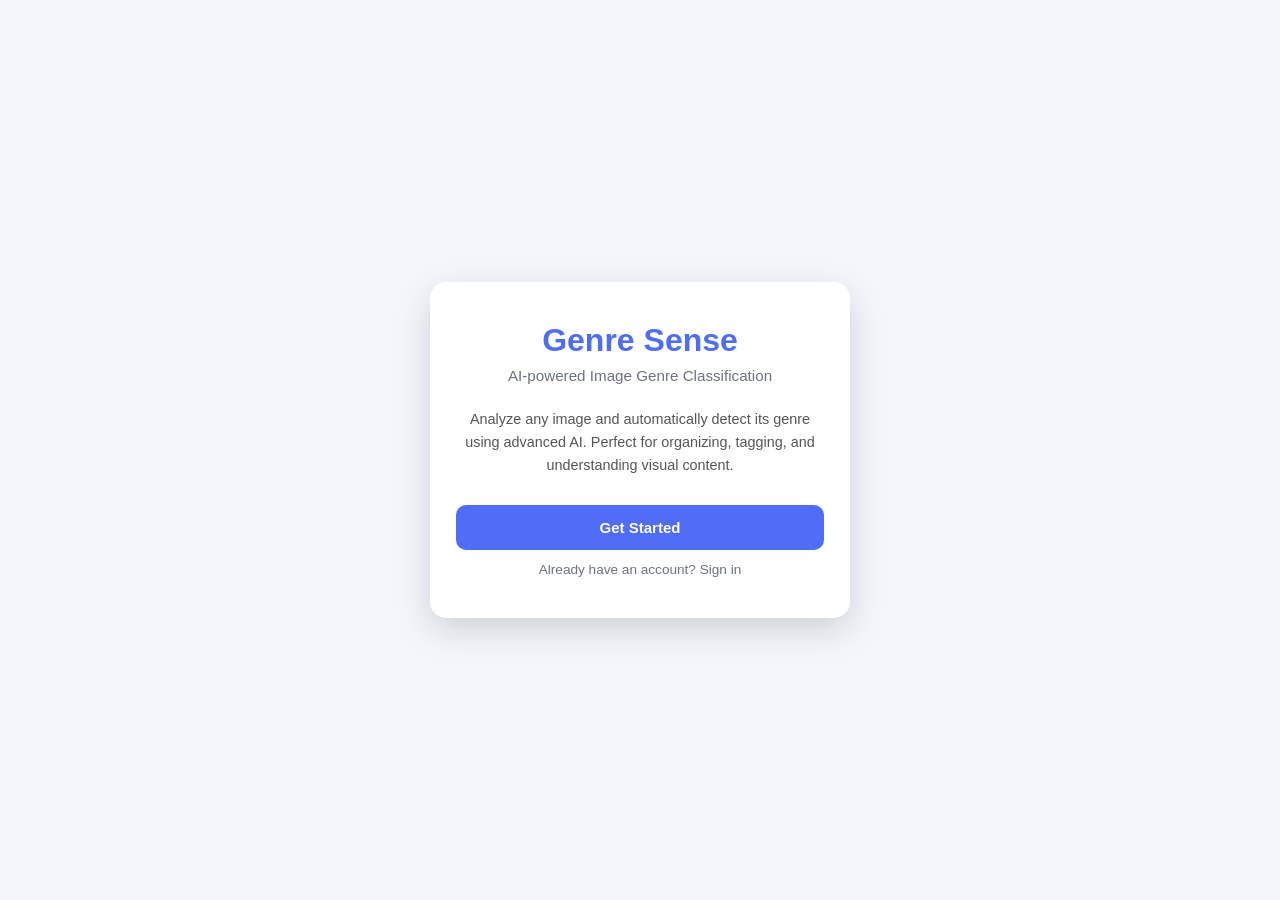
<file: index.html>
<!DOCTYPE html>
<html lang="en">
<head>
<meta charset="UTF-8">
<title>Genre Sense – AI Genre Prediction</title>
<style>
:root {
  --primary: #4f6df5;
  --bg: #f4f6fb;
  --card: #ffffff;
  --text: #1f2937;
  --muted: #6b7280;
}

* {
  box-sizing: border-box;
}

body {
  margin: 0;
  font-family: Segoe UI, Arial, sans-serif;
  background: var(--bg);
  height: 100vh;
  display: flex;
  justify-content: center;
  align-items: center;
  color: var(--text);
}

.card {
  background: var(--card);
  width: 420px;
  padding: 40px 26px;
  border-radius: 16px;
  box-shadow: 0 12px 35px rgba(0, 0, 0, 0.15);
  text-align: center;
}

h1 {
  margin: 0 0 8px 0;
  font-size: 2rem;
  color: var(--primary);
}

.subtitle {
  font-size: 0.95rem;
  color: var(--muted);
  margin-bottom: 24px;
}

.description {
  font-size: 0.9rem;
  color: #555;
  line-height: 1.6;
  margin-bottom: 28px;
}

button {
  width: 100%;
  padding: 14px 20px;
  font-size: 15px;
  font-weight: 600;
  border: none;
  border-radius: 10px;
  background: var(--primary);
  color: #fff;
  cursor: pointer;
  transition: 0.2s;
}

button:hover {
  opacity: 0.95;
  transform: translateY(-2px);
}

a {
  display: inline-block;
  margin-top: 12px;
  font-size: 0.85rem;
  color: var(--muted);
  text-decoration: none;
}

a:hover {
  color: var(--primary);
  text-decoration: underline;
}
</style>
</head>

<body>

<div class="card">
  <h1>Genre Sense</h1>
  <div class="subtitle">AI-powered Image Genre Classification</div>
  
  <div class="description">
    Analyze any image and automatically detect its genre using advanced AI. 
    Perfect for organizing, tagging, and understanding visual content.
  </div>

  <button onclick="window.location.href='/'">Get Started</button>
  
  <a href="/">Already have an account? Sign in</a>
</div>

</body>
</html>
</file>
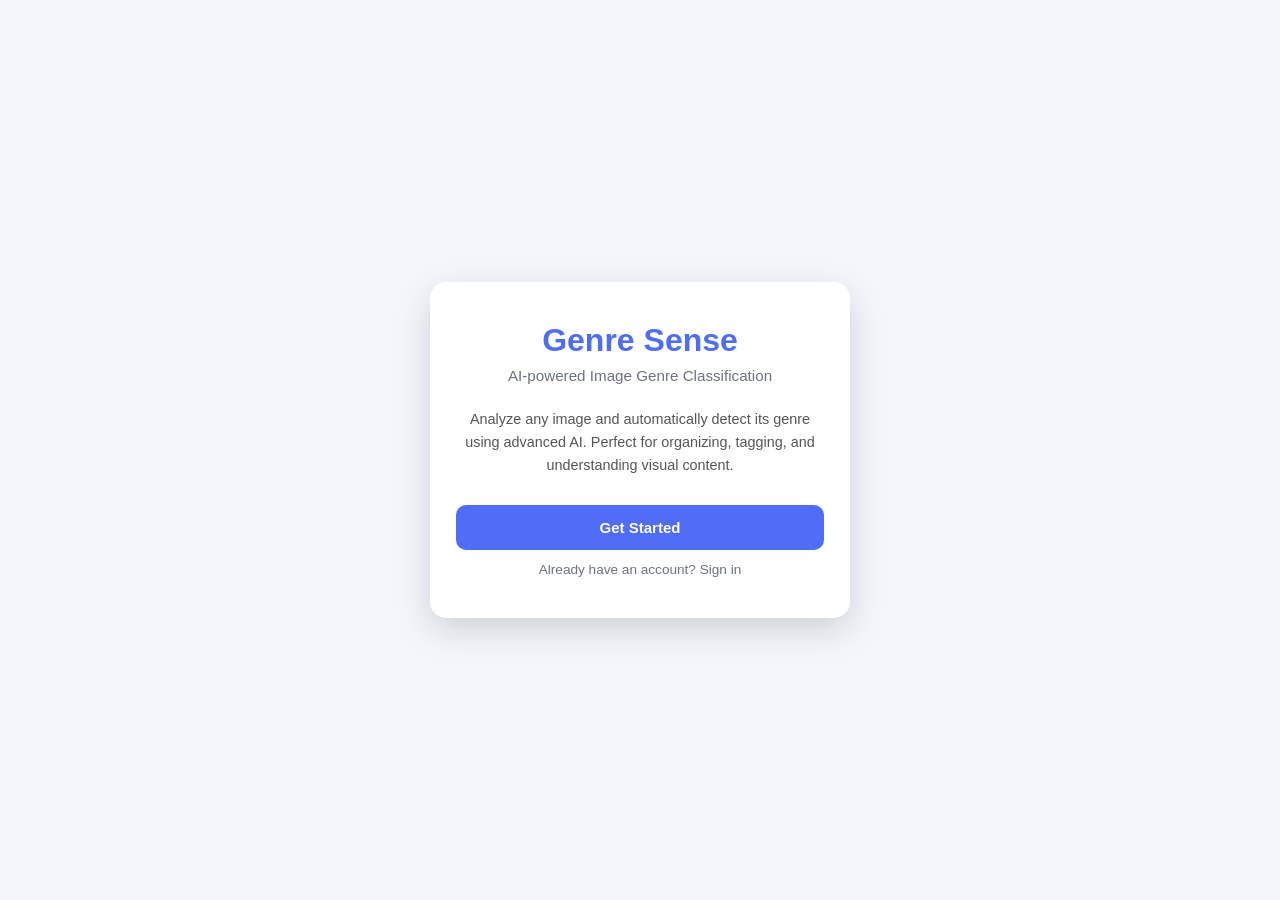
<file: frontend/index.html>
<!DOCTYPE html>
<html lang="en">
<head>
  <meta charset="UTF-8">
  <meta http-equiv="refresh" content="0; url=/">
  <title>Genre Sense</title>
  <link rel="icon" href="/static/favicon.ico" type="image/x-icon">
</head>
<body></body>
</html>
</file>
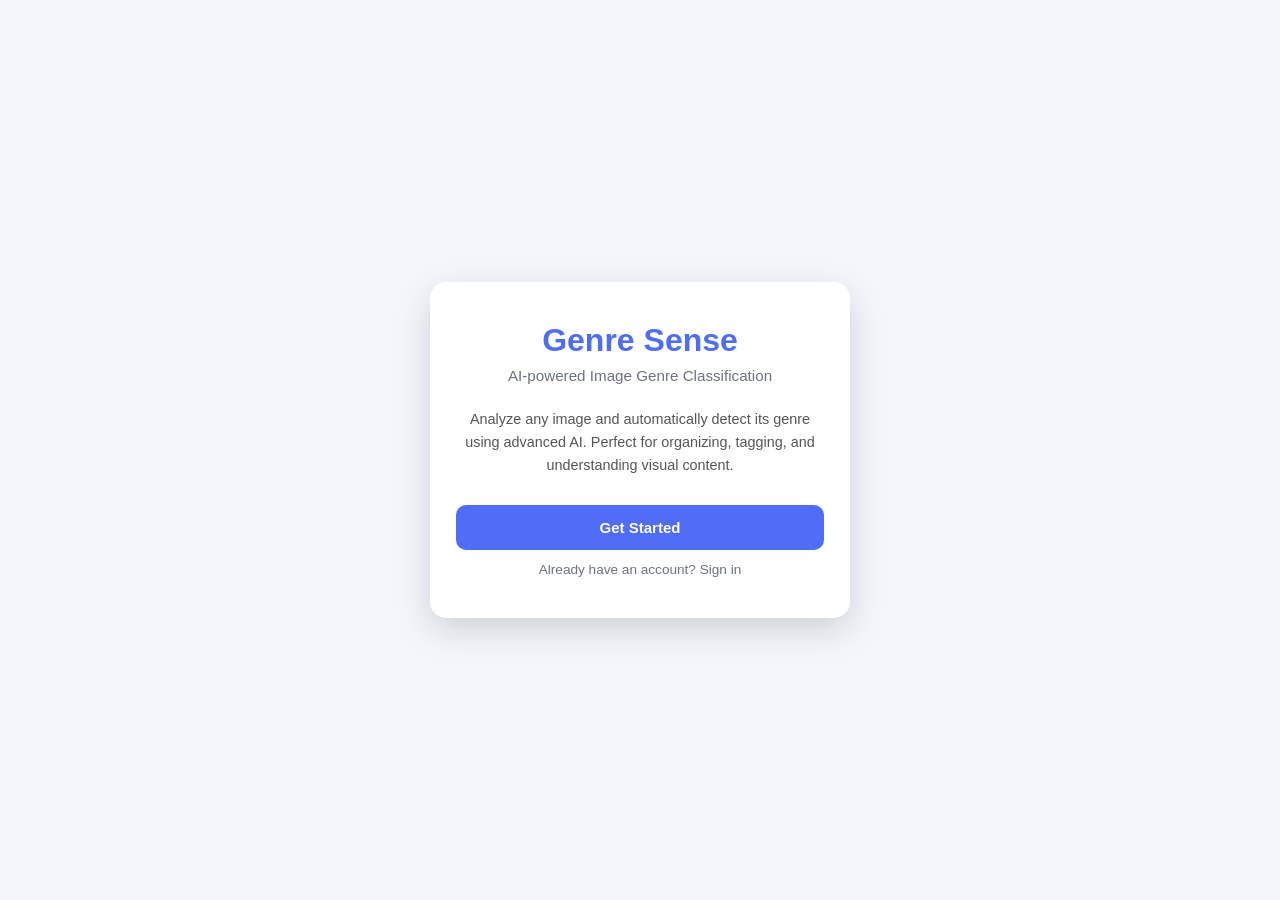
<file: about.html>
<!DOCTYPE html>
<html lang="en">
<head>
    <meta charset="UTF-8">
    <meta name="viewport" content="width=device-width, initial-scale=1.0">
    <title>About - GenreSence</title>
    <link rel="stylesheet" href="../css/style.css">
</head>

<body>

<!-- Sidebar -->
<div class="sidebar">
    <div class="logo" style="display:flex;align-items:center;gap:10px;">
        <img src="/gs_logo.webp" alt="GenreSence Logo" style="width:40px;height:40px;border-radius:50%;object-fit:cover;">
        <span>GenreSence</span>
    </div>
    <nav>
        <a href="/page/dashboard" class="nav-link">📊 Dashboard</a>
        <a href="/page/history" class="nav-link">📜 History</a>
        <a href="/page/profile" class="nav-link">👤 Profile</a>
        <a href="/page/about" class="nav-link active">ℹ️ About</a>
    </nav>
    <div style="margin-top:auto;">
        <button onclick="User.logout()" class="btn btn-secondary" style="width:100%;">Logout</button>
    </div>
</div>

<!-- Main -->
<div class="main-content">
    <div class="header">
        <h1>About Genre Sense</h1>
    </div>

    <div style="max-width:800px;">
        <div class="card">
            <h2>🎯 Purpose</h2>
            <p>
                Genre Sense is an academic multimodal machine learning system designed to automatically classify 
                images into semantic genres. It combines computer vision and natural language processing to analyze 
                visual content and extracted text, providing intelligent genre predictions.
            </p>

            <h2 style="margin-top:30px;">🧠 ML Pipeline</h2>
            <p>
                The system uses a three-stage pipeline:
            </p>
            <ul style="line-height:1.8;">
                <li><strong>Visual Analysis:</strong> CLIP-based image embeddings extract visual features and classify visual types (portrait, logo, poster, event, scene)</li>
                <li><strong>Text Extraction:</strong> Tesseract OCR extracts readable text from images for language-based analysis</li>
                <li><strong>Fusion & Scoring:</strong> Language-aware multimodal fusion merges vision and text signals with dynamic weighting</li>
            </ul>

            <h2 style="margin-top:30px;">⚙️ Technologies</h2>
            <ul style="line-height:1.8;">
                <li><strong>Backend:</strong> Python, FastAPI, SQLite</li>
                <li><strong>ML:</strong> OpenAI CLIP, Tesseract OCR, PyTorch</li>
                <li><strong>Frontend:</strong> Plain HTML, CSS, JavaScript (no frameworks)</li>
                <li><strong>Architecture:</strong> Modular, microservice-ready design</li>
            </ul>

            <h2 style="margin-top:30px;">📊 Genres Supported</h2>
            <div style="display:grid;grid-template-columns:1fr 1fr;gap:15px;margin-top:15px;">
                <div style="padding:15px;background:rgba(79,109,245,.1);border-radius:8px;">
                    <p style="margin:0;font-weight:bold;">📚 Educational</p>
                    <p style="margin:5px 0 0 0;font-size:.9rem;color:var(--text-muted);">Learning, teaching, tutorials</p>
                </div>
                <div style="padding:15px;background:rgba(79,109,245,.1);border-radius:8px;">
                    <p style="margin:0;font-weight:bold;">📰 Informational</p>
                    <p style="margin:5px 0 0 0;font-size:.9rem;color:var(--text-muted);">News, guides, facts</p>
                </div>
                <div style="padding:15px;background:rgba(79,109,245,.1);border-radius:8px;">
                    <p style="margin:0;font-weight:bold;">🎭 Entertainment</p>
                    <p style="margin:5px 0 0 0;font-size:.9rem;color:var(--text-muted);">Movies, music, shows</p>
                </div>
                <div style="padding:15px;background:rgba(79,109,245,.1);border-radius:8px;">
                    <p style="margin:0;font-weight:bold;">❤️ Emotional</p>
                    <p style="margin:5px 0 0 0;font-size:.9rem;color:var(--text-muted);">Feelings, portraits, moments</p>
                </div>
                <div style="padding:15px;background:rgba(79,109,245,.1);border-radius:8px;">
                    <p style="margin:0;font-weight:bold;">🛍️ Promotional</p>
                    <p style="margin:5px 0 0 0;font-size:.9rem;color:var(--text-muted);">Ads, offers, sales</p>
                </div>
                <div style="padding:15px;background:rgba(79,109,245,.1);border-radius:8px;">
                    <p style="margin:0;font-weight:bold;">⚠️ Awareness</p>
                    <p style="margin:5px 0 0 0;font-size:.9rem;color:var(--text-muted);">Safety, health, social</p>
                </div>
                <div style="padding:15px;background:rgba(79,109,245,.1);border-radius:8px;">
                    <p style="margin:0;font-weight:bold;">🙏 Spiritual</p>
                    <p style="margin:5px 0 0 0;font-size:.9rem;color:var(--text-muted);">Faith, prayer, meditation</p>
                </div>
            </div>

            <h2 style="margin-top:30px;">⚠️ Limitations</h2>
            <ul style="line-height:1.8;">
                <li>Model accuracy depends on image quality and clarity</li>
                <li>OCR may struggle with handwritten text, poor quality images, or non-Latin scripts</li>
                <li>Genre classification reflects training data patterns and may have cultural or contextual biases</li>
                <li>Best performance on clear, well-lit images with readable text</li>
                <li>Visual type classification (portrait/logo/poster/event/scene) improves genre prediction accuracy</li>
            </ul>

            <h2 style="margin-top:30px;">📝 Academic Context</h2>
            <p>
                This project is an academic proof-of-concept demonstrating multimodal learning techniques for 
                image classification. It showcases practical application of deep learning models, data fusion strategies, 
                and full-stack development patterns suitable for real-world ML systems.
            </p>

            <div style="margin-top:30px;padding:20px;background:#f0f4ff;border-radius:8px;border-left:4px solid var(--primary);">
                <p style="margin:0;font-weight:bold;color:var(--primary);">🚀 Version 1.0.0</p>
                <p style="margin:5px 0 0 0;font-size:.9rem;color:var(--text-muted);">
                    Built with Python, FastAPI, CLIP, and Tesseract OCR
                </p>
            </div>
        </div>
    </div>
</div>

<script src="../js/app.js"></script>
<script>
User.requireAuth();
</script>

</body>
</html>
</file>
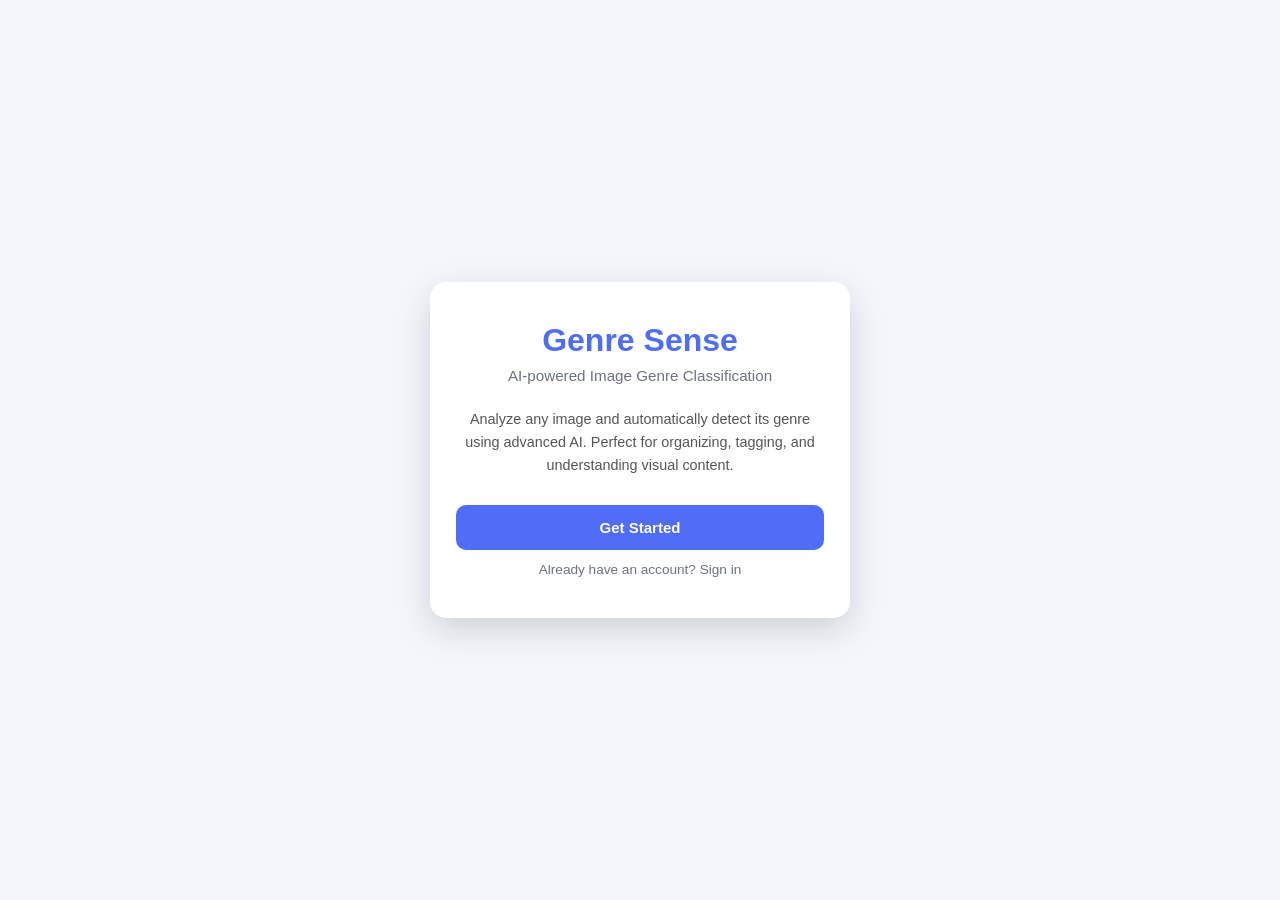
<file: dashboard.html>
<!DOCTYPE html>
<html lang="en">
<head>
    <meta charset="UTF-8">
    <meta name="viewport" content="width=device-width, initial-scale=1.0">
    <title>Dashboard - GenreSence</title>
    <link rel="stylesheet" href="../css/style.css">
</head>

<body>

<!-- Sidebar -->
<div class="sidebar">
    <div class="logo" style="display:flex;align-items:center;gap:10px;">
        <img src="/gs_logo.webp" alt="GenreSence Logo" style="width:40px;height:40px;border-radius:50%;object-fit:cover;">
        <span>GenreSence</span>
    </div>
    <nav>
        <a href="/page/dashboard" class="nav-link active">📊 Dashboard</a>
        <a href="/page/history" class="nav-link">📜 History</a>
        <a href="/page/profile" class="nav-link">👤 Profile</a>
        <a href="/page/about" class="nav-link">ℹ️ About</a>
    </nav>
    <div style="margin-top:auto;">
        <button onclick="User.logout()" class="btn btn-secondary" style="width:100%;">Logout</button>
    </div>
</div>

<!-- Main -->
<div class="main-content">
    <div class="header">
        <h1>New Analysis</h1>
        <div>Welcome, <span id="user-name-display" style="color:var(--primary);">User</span></div>
    </div>

    <div style="display:grid;grid-template-columns:1fr 1fr;gap:30px;">

        <!-- Upload -->
        <div class="card">
            <h2>📤 Upload Content</h2>

            <div class="upload-zone" id="drop-zone">
                <p style="font-size:2rem;">🖼️</p>
                <p>Click or Drop Image Here</p>
            </div>

            <input type="file" id="file-input" hidden accept="image/*">

            <div id="preview-container" style="display:none;margin-top:20px;">
                <img id="img-preview" style="max-width:100%;border-radius:8px;">
                <button id="btn-analyze" class="btn" style="width:100%;margin-top:15px;">
                    🔍 Analyze Genre
                </button>
            </div>
        </div>

        <!-- Result -->
        <div>
            <div class="card" id="result-card" style="display:none;">
                <div style="display:flex;justify-content:space-between;align-items:center;">
                    <h2>🎯 Result</h2>
                    <span id="res-ambiguous" style="color:#fbbf24;font-weight:bold;display:none;">
                        ⚠️ Ambiguous
                    </span>
                </div>

                <div style="text-align:center;margin:30px 0;">
                    <div id="res-emoji" style="font-size:3rem;">🎭</div>
                    <h3 id="res-genre" style="font-size:2rem;color:var(--primary);"></h3>
                    <p id="res-confidence" style="color:var(--text-muted);"></p>
                </div>

                <div style="background:rgba(0,0,0,.2);padding:15px;border-radius:8px;">
                    <p><strong>Visual Type:</strong> <span id="res-visual-type"></span></p>
                </div>

                <div style="margin-top:20px;">
                    <h4>Top Candidates</h4>
                    <div id="candidates-list"></div>
                </div>

                <a href="/page/history" class="btn btn-secondary"
                   style="display:block;text-align:center;margin-top:20px;">
                    View in History
                </a>
            </div>

            <div class="card" id="loading-card"
                 style="display:none;text-align:center;padding:50px;">
                <h2>🔄 Analyzing…</h2>
                <p>Extracting features and fusing scores</p>
            </div>
        </div>
    </div>
</div>

<script src="../js/app.js"></script>
<script>
User.requireAuth();

const dropZone = document.getElementById('drop-zone');
const fileInput = document.getElementById('file-input');
const previewImg = document.getElementById('img-preview');
const analyzeBtn = document.getElementById('btn-analyze');

let selectedFile = null;

/* ---------- Upload Handling ---------- */
dropZone.onclick = () => fileInput.click();

dropZone.addEventListener('dragover', e => {
    e.preventDefault();
    dropZone.style.borderColor = 'var(--primary)';
});

dropZone.addEventListener('dragleave', () => {
    dropZone.style.borderColor = '';
});

dropZone.addEventListener('drop', e => {
    e.preventDefault();
    dropZone.style.borderColor = '';
    if (e.dataTransfer.files[0]) {
        handleFile(e.dataTransfer.files[0]);
    }
});

fileInput.addEventListener('change', e => {
    if (e.target.files[0]) {
        handleFile(e.target.files[0]);
    }
});

function handleFile(file){
    selectedFile = file;
    const reader = new FileReader();
    reader.onload = e => {
        previewImg.src = e.target.result;
        document.getElementById('preview-container').style.display = 'block';
        document.getElementById('result-card').style.display = 'none';
    };
    reader.readAsDataURL(file);
}

/* ---------- Analyze ---------- */
analyzeBtn.addEventListener('click', async () => {
    if (!selectedFile) return;

    const user = User.get();
    if (!user) {
        User.logout();
        return;
    }

    analyzeBtn.disabled = true;
    document.getElementById('loading-card').style.display = 'block';
    document.getElementById('result-card').style.display = 'none';

    const formData = new FormData();
    formData.append('file', selectedFile);
    formData.append('user_id', user.id);

    try {
        const res = await api.upload('/predict', formData);
        renderResult(res);
    } catch (e) {
        alert("Analysis failed");
    } finally {
        analyzeBtn.disabled = false;
        document.getElementById('loading-card').style.display = 'none';
    }
});

/* ---------- Render ---------- */
function renderResult(data){
    document.getElementById('result-card').style.display = 'block';
    const user = User.get();

    document.getElementById('res-genre').textContent = data.top_genre.toUpperCase();
    document.getElementById('res-confidence').textContent =
        `Confidence: ${(data.confidence * 100).toFixed(1)}%`;
    document.getElementById('res-visual-type').textContent = data.visual_type;

    document.getElementById('res-ambiguous').style.display =
        data.ambiguous ? 'inline' : 'none';

    const list = document.getElementById('candidates-list');
    list.innerHTML = '';

    data.top_3.forEach(item => {
        const pct = (item.score * 100).toFixed(1);
        const isDefault = user.default_genre === item.genre;
        list.insertAdjacentHTML('beforeend', `
            <div style="margin-bottom:10px;">
                <div style="display:flex;justify-content:space-between;font-size:.9rem;">
                    <span>${item.genre}${isDefault ? ' ⭐ (Your Preference)' : ''}</span>
                    <span>${pct}%</span>
                </div>
                <div class="confidence-bar">
                    <div class="confidence-fill" style="width:${pct}%;${isDefault ? 'background:linear-gradient(90deg,#4f6df5,#6f86ff);' : ''}"></div>
                </div>
            </div>
        `);
    });

    // Show default genre match
    const defaultGenreScore = data.top_3.find(g => g.genre === user.default_genre);
    if (defaultGenreScore) {
        const matchPct = (defaultGenreScore.score * 100).toFixed(1);
        list.insertAdjacentHTML('beforeend', `
            <div style="margin-top:20px;padding:15px;background:rgba(79,109,245,.1);border-left:4px solid var(--primary);border-radius:4px;">
                <p style="margin:0;font-weight:bold;color:var(--primary);">
                    Default Genre Match: ${matchPct}%
                </p>
                <p style="margin:5px 0 0 0;font-size:.85rem;color:var(--text-muted);">
                    Matches your preference: ${user.default_genre}
                </p>
            </div>
        `);
    } else {
        list.insertAdjacentHTML('beforeend', `
            <div style="margin-top:20px;padding:15px;background:rgba(229,83,75,.1);border-left:4px solid #ef4444;border-radius:4px;">
                <p style="margin:0;font-weight:bold;color:#ef4444;">
                    Default Genre Match: Low match
                </p>
                <p style="margin:5px 0 0 0;font-size:.85rem;color:var(--text-muted);">
                    ${user.default_genre} is not in top 3 predictions
                </p>
            </div>
        `);
    }
}
</script>

</body>
</html>
</file>
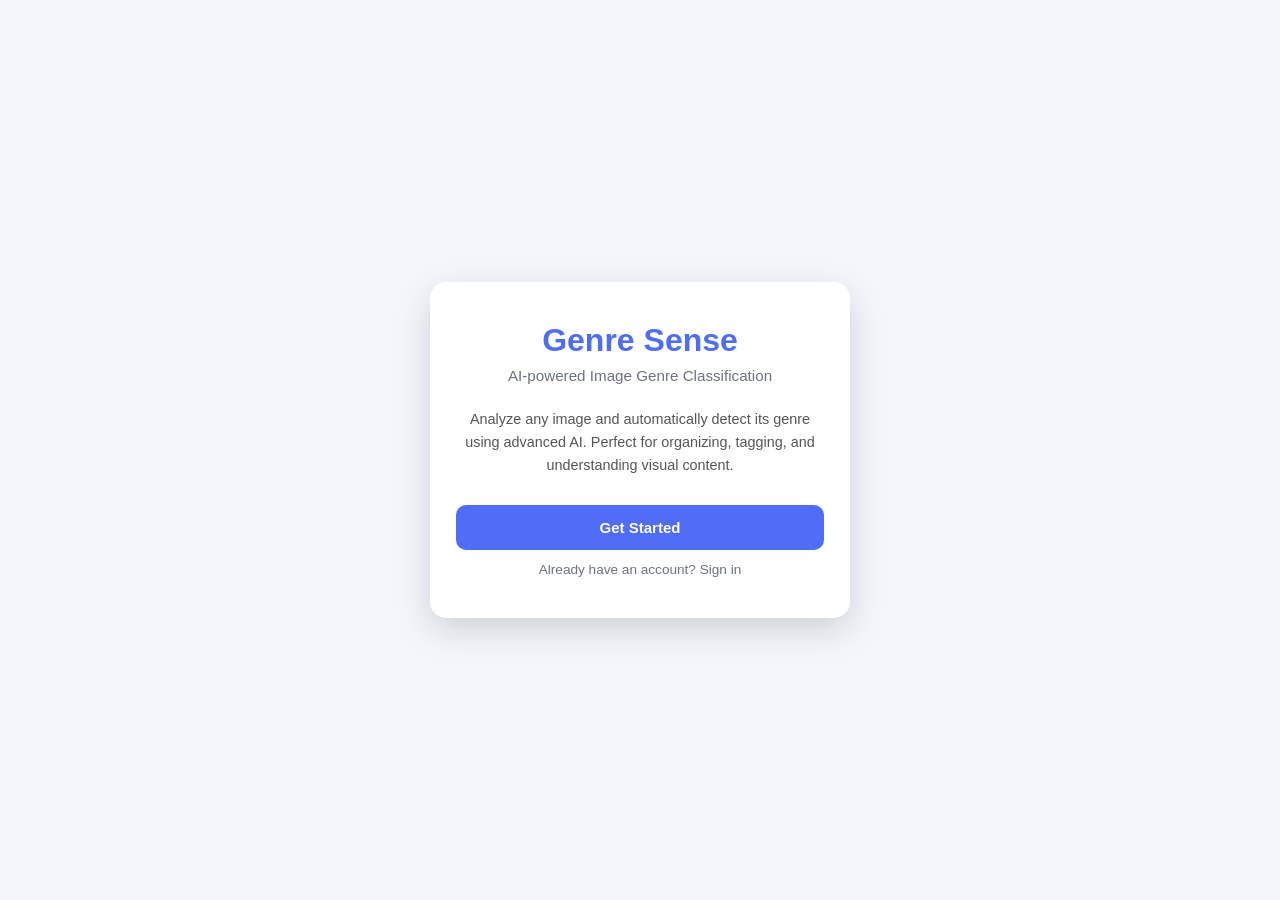
<file: history.html>
<!DOCTYPE html>
<html lang="en">
<head>
    <meta charset="UTF-8">
    <meta name="viewport" content="width=device-width, initial-scale=1.0">
    <title>History - GenreSence</title>
    <link rel="stylesheet" href="../css/style.css">
</head>

<body>

<!-- Sidebar -->
<div class="sidebar">
    <div class="logo" style="display:flex;align-items:center;gap:10px;">
        <img src="/gs_logo.webp" alt="GenreSence Logo" style="width:40px;height:40px;border-radius:50%;object-fit:cover;">
        <span>GenreSence</span>
    </div>
    <nav>
        <a href="/page/dashboard" class="nav-link">📊 Dashboard</a>
        <a href="/page/history" class="nav-link active">📜 History</a>
        <a href="/page/profile" class="nav-link">👤 Profile</a>
        <a href="/page/about" class="nav-link">ℹ️ About</a>
    </nav>
    <div style="margin-top:auto;">
        <button onclick="User.logout()" class="btn btn-secondary" style="width:100%;">Logout</button>
    </div>
</div>

<!-- Main -->
<div class="main-content">
    <div class="header">
        <h1>Analysis History</h1>
    </div>

    <div class="card">
        <table style="width:100%;border-collapse:collapse;text-align:left;">
            <thead>
                <tr style="border-bottom:1px solid var(--border);">
                    <th style="padding:15px;">Image</th>
                    <th style="padding:15px;">Top Genre</th>
                    <th style="padding:15px;">Confidence</th>
                    <th style="padding:15px;">Date</th>
                    <th style="padding:15px;">Actions</th>
                </tr>
            </thead>
            <tbody id="history-table">
                <!-- Filled dynamically -->
            </tbody>
        </table>
    </div>
</div>

<script src="../js/app.js"></script>
<script>
User.requireAuth();

async function loadHistory(){
    const user = User.get();
    if (!user) {
        User.logout();
        return;
    }

    const tbody = document.getElementById('history-table');
    tbody.innerHTML = `
        <tr>
            <td colspan="5" style="padding:20px;text-align:center;color:var(--text-muted);">
                Loading history…
            </td>
        </tr>
    `;

    try {
        const data = await api.get(`/history/${user.id}`);

        tbody.innerHTML = '';

        if (!data.length) {
            tbody.innerHTML = `
                <tr>
                    <td colspan="5" style="padding:20px;text-align:center;color:var(--text-muted);">
                        No analysis history found.
                    </td>
                </tr>
            `;
            return;
        }

        data.forEach(item => {
            const date = new Date(item.timestamp).toLocaleDateString();
            tbody.insertAdjacentHTML('beforeend', `
                <tr style="border-bottom:1px solid var(--border);">
                    <td style="padding:15px;">${item.image_name}</td>
                    <td style="padding:15px;">
                        <span class="genre-badge">${item.top_genre}</span>
                    </td>
                    <td style="padding:15px;">
                        ${(item.confidence * 100).toFixed(1)}%
                    </td>
                    <td style="padding:15px;">${date}</td>
                    <td style="padding:15px;">
                        <button class="btn btn-danger"
                                style="padding:5px 10px;font-size:.8rem;"
                                onclick="deleteItem(${item.id})">
                            Delete
                        </button>
                    </td>
                </tr>
            `);
        });

    } catch (err) {
        tbody.innerHTML = `
            <tr>
                <td colspan="5" style="padding:20px;text-align:center;color:#ef4444;">
                    Failed to load history.
                </td>
            </tr>
        `;
    }
}

async function deleteItem(id){
    if (!confirm("Are you sure you want to delete this record?")) return;

    try {
        const res = await fetch(`${API_BASE}/history/${id}`, { method:'DELETE' });
        if (!res.ok) throw new Error();
        loadHistory();
    } catch {
        alert("Delete failed. Please try again.");
    }
}

loadHistory();
</script>

</body>
</html>
</file>
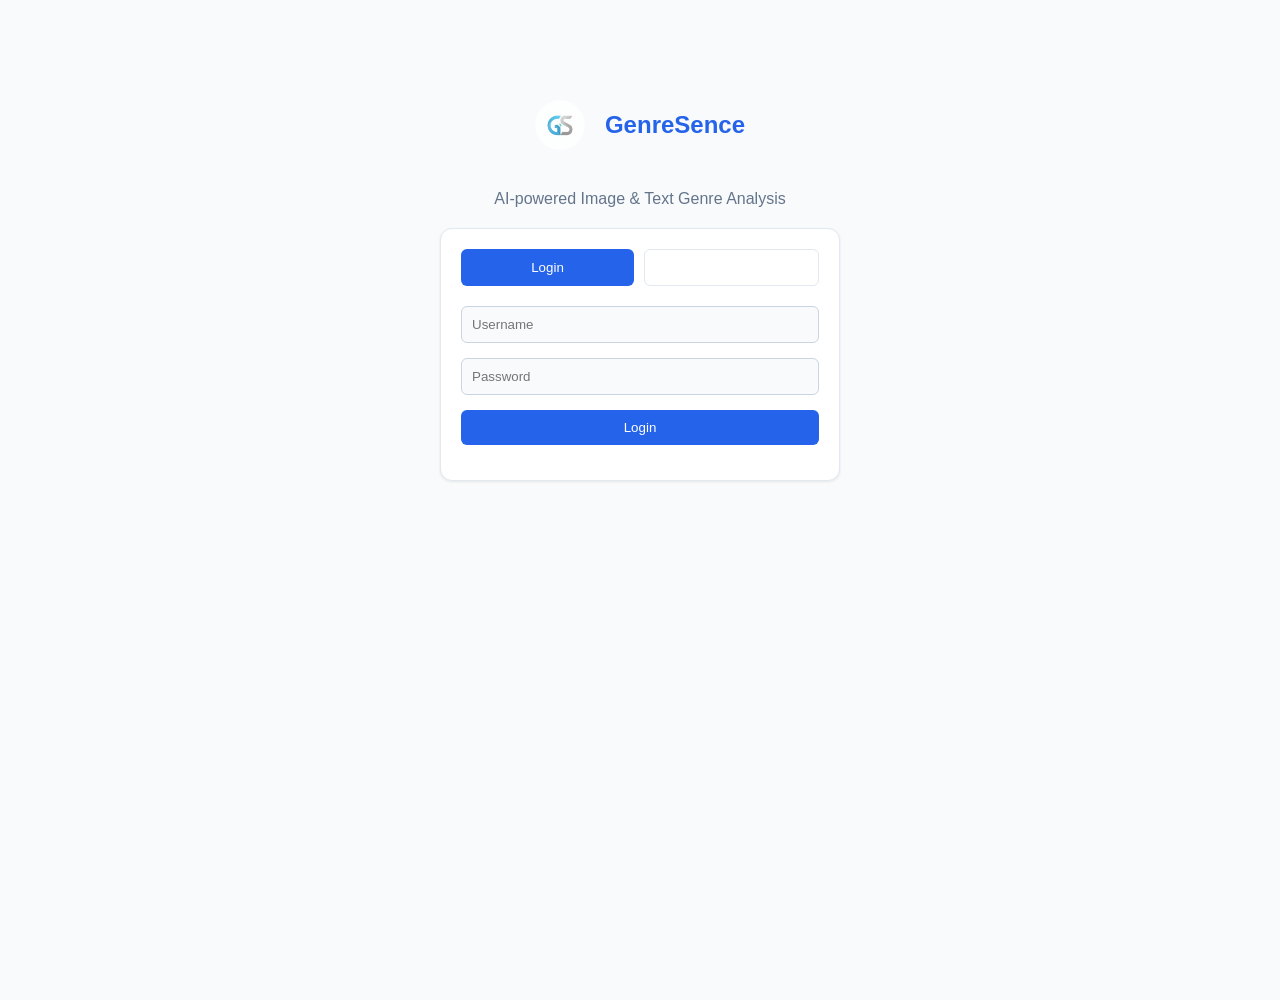
<file: login.html>
<!DOCTYPE html>
<html lang="en">
<head>
    <meta charset="UTF-8">
    <meta name="viewport" content="width=device-width, initial-scale=1.0">
    <title>Login - GenreSence</title>
    <link rel="stylesheet" href="../css/style.css">
</head>
<body>

<div class="auth-container">
    <h1 class="logo" style="justify-content:center;">
        <img src="/gs_logo.webp" alt="GenreSence Logo" style="width:50px;height:50px;border-radius:50%;object-fit:cover;">
        <span style="margin-left:10px;">GenreSence</span>
    </h1>

    <p style="text-align:center;color:var(--text-muted);margin-bottom:20px;">
        AI-powered Image & Text Genre Analysis
    </p>

    <div class="card">

        <!-- Mode Toggle -->
        <div style="display:flex;gap:10px;margin-bottom:20px;">
            <button class="btn" style="flex:1;" id="btn-show-login">Login</button>
            <button class="btn btn-secondary" style="flex:1;" id="btn-show-signup">Signup</button>
        </div>

        <!-- Login -->
        <form id="login-form">
            <input type="text" id="l-username" placeholder="Username" required>
            <input type="password" id="l-password" placeholder="Password" required>
            <button type="submit" class="btn" style="width:100%;">Login</button>
        </form>

        <!-- Signup -->
        <form id="signup-form" style="display:none;">
            <input type="text" id="s-username" placeholder="Username (min 3 chars)" required>
            <input type="email" id="s-email" placeholder="Email" required>
            <input type="password" id="s-password" placeholder="Password (min 6 chars)" required>

            <select id="s-genre" required>
                <option value="" disabled selected>Select Default Genre</option>
                <option value="educational">Educational</option>
                <option value="informational">Informational</option>
                <option value="awareness">Awareness</option>
                <option value="promotional">Promotional</option>
                <option value="entertainment">Entertainment</option>
                <option value="emotional">Emotional</option>
                <option value="spiritual">Spiritual</option>
            </select>

            <button type="submit" class="btn" style="width:100%;">Create Account</button>
        </form>

        <p id="auth-msg"
           style="margin-top:15px;text-align:center;font-size:.9rem;"></p>
    </div>
</div>

<script src="../js/app.js"></script>
<script>
/* ---------- AUTO REDIRECT IF LOGGED IN ---------- */
if (User.get()) {
    window.location.href = "/page/dashboard";
}

/* ---------- MODE TOGGLE ---------- */
const loginForm = document.getElementById('login-form');
const signupForm = document.getElementById('signup-form');
const msg = document.getElementById('auth-msg');
const btnLoginTab = document.getElementById('btn-show-login');
const btnSignupTab = document.getElementById('btn-show-signup');

function showMode(mode){
    msg.textContent = '';
    msg.style.color = '';

    loginForm.style.display = mode === 'login' ? 'block' : 'none';
    signupForm.style.display = mode === 'signup' ? 'block' : 'none';

    btnLoginTab.className = mode === 'login' ? 'btn' : 'btn btn-secondary';
    btnSignupTab.className = mode === 'signup' ? 'btn' : 'btn btn-secondary';
}

btnLoginTab.onclick = () => showMode('login');
btnSignupTab.onclick = () => showMode('signup');

/* ---------- LOGIN ---------- */
loginForm.addEventListener('submit', async e => {
    e.preventDefault();
    msg.textContent = '';

    const username = document.getElementById('l-username').value.trim();
    const password = document.getElementById('l-password').value.trim();

    if (!username || !password) return;

    const btn = loginForm.querySelector('button');
    btn.disabled = true;

    try {
        const res = await api.post('/auth/login', { username, password });
        User.login(res.user);
    } catch (err) {
        msg.textContent = err.message || "Login failed";
        msg.style.color = '#ef4444';
    } finally {
        btn.disabled = false;
    }
});

/* ---------- SIGNUP ---------- */
signupForm.addEventListener('submit', async e => {
    e.preventDefault();
    msg.textContent = '';

    const data = {
        username: document.getElementById('s-username').value.trim(),
        email: document.getElementById('s-email').value.trim(),
        password: document.getElementById('s-password').value.trim(),
        default_genre: document.getElementById('s-genre').value
    };

    if (!data.username || !data.email || !data.password || !data.default_genre) {
        msg.textContent = 'All fields required';
        msg.style.color = '#ef4444';
        return;
    }

    if (data.username.length < 3) {
        msg.textContent = 'Username must be at least 3 characters';
        msg.style.color = '#ef4444';
        return;
    }

    if (data.username.includes(' ')) {
        msg.textContent = 'Username cannot contain spaces';
        msg.style.color = '#ef4444';
        return;
    }

    if (data.password.length < 6) {
        msg.textContent = 'Password must be at least 6 characters';
        msg.style.color = '#ef4444';
        return;
    }

    const btn = signupForm.querySelector('button');
    btn.disabled = true;

    try {
        await api.post('/auth/signup', data);
        msg.textContent = "Account created successfully. Please login.";
        msg.style.color = 'var(--success)';
        showMode('login');
    } catch (err) {
        msg.textContent = err.message || "Signup failed";
        msg.style.color = '#ef4444';
    } finally {
        btn.disabled = false;
    }
});
</script>

</body>
</html>
</file>
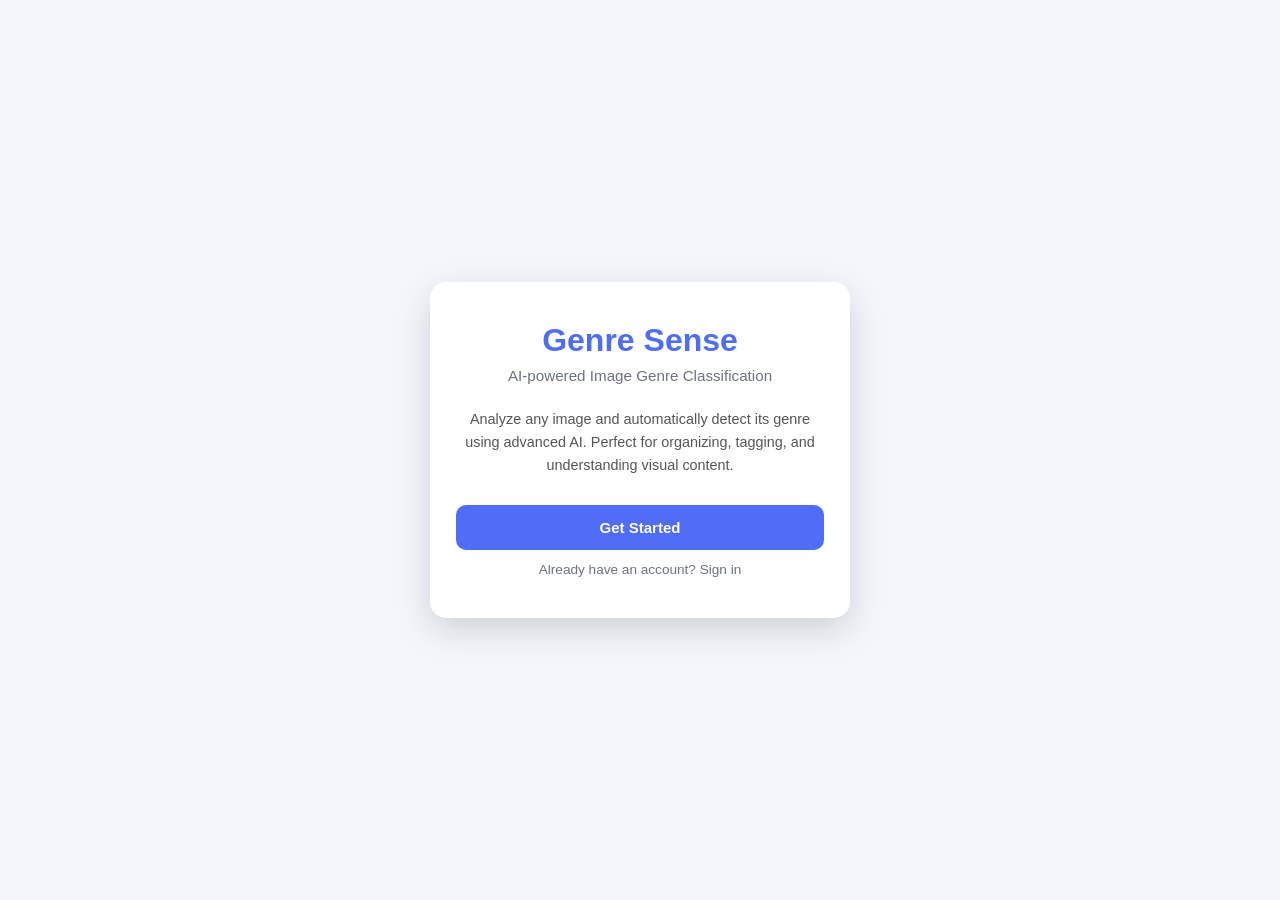
<file: profile.html>
<!DOCTYPE html>
<html lang="en">
<head>
    <meta charset="UTF-8">
    <meta name="viewport" content="width=device-width, initial-scale=1.0">
    <title>Profile - GenreSence</title>
    <link rel="stylesheet" href="../css/style.css">
</head>

<body>

<!-- Sidebar -->
<div class="sidebar">
    <div class="logo" style="display:flex;align-items:center;gap:10px;">
        <img src="/gs_logo.webp" alt="GenreSence Logo" style="width:40px;height:40px;border-radius:50%;object-fit:cover;">
        <span>GenreSence</span>
    </div>
    <nav>
        <a href="/page/dashboard" class="nav-link">📊 Dashboard</a>
        <a href="/page/history" class="nav-link">📜 History</a>
        <a href="/page/profile" class="nav-link active">👤 Profile</a>
        <a href="/page/about" class="nav-link">ℹ️ About</a>
    </nav>
    <div style="margin-top:auto;">
        <button onclick="User.logout()" class="btn btn-secondary" style="width:100%;">Logout</button>
    </div>
</div>

<!-- Main -->
<div class="main-content">
    <div class="header">
        <h1>User Profile</h1>
    </div>

    <div style="max-width:600px;">
        <div class="card">
            <h2>👤 My Account</h2>

            <div style="display:flex;gap:20px;align-items:center;margin-bottom:20px;">
                <div id="avatar" style="width:80px;height:80px;background:var(--primary);border-radius:50%;display:flex;align-items:center;justify-content:center;font-size:2rem;overflow:hidden;cursor:pointer;position:relative;" onclick="document.getElementById('photo-input').click();">
                    <img id="avatar-img" style="width:100%;height:100%;object-fit:cover;display:none;">
                    <span id="avatar-text">👤</span>
                    <div style="position:absolute;bottom:0;right:0;background:#333;border-radius:50%;width:20px;height:20px;display:flex;align-items:center;justify-content:center;color:white;font-size:10px;border:2px solid white;">📷</div>
                </div>

                <div>
                    <h3 id="p-username">—</h3>
                    <p id="p-email" style="color:var(--text-muted);">—</p>
                    <p style="font-size:.8rem;color:#999;">Click photo to upload</p>
                </div>
            </div>

            <input type="file" id="photo-input" hidden accept="image/*">

            <div style="margin-top:20px;">
                <label>Default Genre Preference</label>
                <div style="display:flex;gap:10px;">
                    <select id="p-genre-select" style="flex:1;">
                        <option value="educational">Educational</option>
                        <option value="informational">Informational</option>
                        <option value="awareness">Awareness</option>
                        <option value="promotional">Promotional</option>
                        <option value="entertainment">Entertainment</option>
                        <option value="emotional">Emotional</option>
                        <option value="spiritual">Spiritual</option>
                    </select>
                    <button id="btn-save-genre" class="btn" style="padding:0 20px;">💾 Save</button>
                </div>
            </div>

            <div style="margin-top:20px;padding-top:20px;border-top:1px solid var(--border);">
                <h3>ℹ️ About Genre Sense</h3>
                <p style="color:var(--text-muted);margin-top:10px;">
                    An academic system for multimodal genre prediction using
                    vision-language embeddings and OCR-based text analysis.
                </p>

                <ul style="margin-top:10px;padding-left:20px;color:var(--text-muted);">
                    <li><strong>Tech Stack:</strong> Python, FastAPI, SQLite, CLIP, Tesseract OCR</li>
                    <li><strong>Architecture:</strong> Modular ML pipeline with fusion logic</li>
                    <li><strong>Version:</strong> 1.0.0</li>
                </ul>
            </div>
        </div>
    </div>
</div>

<script src="../js/app.js"></script>
<script>
/* ---------- AUTH ---------- */
User.requireAuth();
const user = User.get();
if (!user) User.logout();

/* ---------- RENDER USER INFO ---------- */
document.getElementById('p-username').textContent = user.username || "Unknown User";
document.getElementById('p-email').textContent = user.email || "Email not available";
document.getElementById('p-genre-select').value = user.default_genre || "entertainment";

/* ---------- GENRE SAVE ---------- */
document.getElementById('btn-save-genre').addEventListener('click', async () => {
    const btn = document.getElementById('btn-save-genre');
    const genre = document.getElementById('p-genre-select').value;
    btn.disabled = true;
    try {
        await api.post('/user/update-genre', { user_id: user.id, default_genre: genre });
        user.default_genre = genre;
        localStorage.setItem('user', JSON.stringify(user));
        alert('Genre updated successfully');
    } catch (err) {
        alert('Failed: ' + err.message);
    } finally {
        btn.disabled = false;
    }
});

/* ---------- PHOTO UPLOAD ---------- */
const photoInput = document.getElementById('photo-input');
const avatar = document.getElementById('avatar');

photoInput.addEventListener('change', async (e) => {
    const file = e.target.files[0];
    if (!file) return;

    avatar.style.opacity = '0.5';
    const formData = new FormData();
    formData.append('user_id', user.id);
    formData.append('file', file);

    try {
        const res = await api.upload('/user/update-profile-pic', formData);
        user.profile_pic = res.profile_pic;
        localStorage.setItem('user', JSON.stringify(user));
        showProfilePhoto();
        alert('Photo updated successfully');
    } catch (err) {
        alert('Upload failed: ' + err.message);
    } finally {
        avatar.style.opacity = '1';
        photoInput.value = '';
    }
});

function showProfilePhoto() {
    const img = document.getElementById('avatar-img');
    const text = document.getElementById('avatar-text');
    if (user.profile_pic) {
        img.src = user.profile_pic;
        img.style.display = 'block';
        text.style.display = 'none';
    } else {
        img.style.display = 'none';
        text.style.display = 'block';
        text.textContent = user.username ? user.username.charAt(0).toUpperCase() : '👤';
    }
}

showProfilePhoto();
</script>

</body>
</html>
</file>
<file: css/style.css>
/* =====================================================
   GLOBAL THEME (Logo-Based Color Palette)
===================================================== */
:root {
    /* Primary: Professional Blue-Cyan from logo */
    --primary: #2563eb;
    --primary-hover: #1d4ed8;
    --primary-light: #dbeafe;
    
    /* Secondary: Soft Grey for borders and muted elements */
    --secondary: #cbd5e1;
    --secondary-light: #e2e8f0;
    
    /* Accent: Teal for confidence, progress, highlights */
    --accent: #14b8a6;
    --accent-light: #ccfbf1;
    
    /* Background */
    --bg-main: #f8fafc;
    --bg-card: #ffffff;
    --bg-hover: #f1f5f9;
    
    /* Text */
    --text-main: #0f172a;
    --text-muted: #64748b;
    --text-light: #94a3b8;
    
    /* Utility */
    --border: #e2e8f0;
    --success: #10b981;
    --danger: #ef4444;
    --warning: #f59e0b;
}

/* =====================================================
   RESET & BASE
===================================================== */
* {
    box-sizing: border-box;
    margin: 0;
    padding: 0;
    font-family: 'Inter', sans-serif;
}

html, body {
    height: 100%;
}

body {
    background-color: var(--bg-main);
    color: var(--text-main);
}

/* =====================================================
   LAYOUT
===================================================== */
.sidebar {
    width: 250px;
    background-color: var(--bg-card);
    border-right: 1px solid var(--border);
    display: flex;
    flex-direction: column;
    padding: 20px;
    box-shadow: 1px 0 3px rgba(0, 0, 0, 0.05);
}

.main-content {
    flex: 1;
    padding: 30px;
    overflow-y: auto;
}

/* Enable layout ONLY for app pages */
body:has(.sidebar) {
    display: flex;
    height: 100vh;
    overflow: hidden;
}

/* =====================================================
   SIDEBAR
===================================================== */
.logo {
    font-size: 1.5rem;
    font-weight: bold;
    color: var(--primary);
    margin-bottom: 40px;
    display: flex;
    align-items: center;
    gap: 10px;
}

.nav-link {
    display: block;
    padding: 12px;
    color: var(--text-muted);
    text-decoration: none;
    border-radius: 8px;
    margin-bottom: 5px;
    transition: background 0.2s, color 0.2s;
}

.nav-link:hover,
.nav-link.active {
    background-color: var(--primary-light);
    color: var(--primary);
}

/* =====================================================
   HEADER
===================================================== */
.header {
    display: flex;
    justify-content: space-between;
    align-items: center;
    margin-bottom: 30px;
}

h1 { font-size: 1.8rem; }
h2 { font-size: 1.4rem; margin-bottom: 15px; }
h3 { font-size: 1.1rem; }

/* =====================================================
   CARDS
===================================================== */
.card {
    background-color: var(--bg-card);
    border: 1px solid var(--border);
    border-radius: 12px;
    padding: 20px;
    margin-bottom: 20px;
    box-shadow: 0 1px 3px rgba(0, 0, 0, 0.08);
}

/* =====================================================
   BUTTONS
===================================================== */
.btn {
    background-color: var(--primary);
    color: #fff;
    border: none;
    padding: 10px 20px;
    border-radius: 6px;
    cursor: pointer;
    font-weight: 500;
    transition: background 0.2s, transform 0.1s, opacity 0.1s;
}

.btn:hover {
    background-color: var(--primary-hover);
}

.btn:active {
    transform: scale(0.98);
}

.btn:disabled {
    opacity: 0.6;
    cursor: not-allowed;
}

.btn-secondary {
    background-color: transparent;
    border: 1px solid var(--border);
}

.btn-danger {
    background-color: var(--danger);
}

/* =====================================================
   FORMS
===================================================== */
input, select {
    width: 100%;
    padding: 10px;
    background-color: var(--bg-main);
    border: 1px solid var(--secondary);
    color: var(--text-main);
    border-radius: 6px;
    margin-bottom: 15px;
    outline: none;
}

input:focus,
select:focus {
    border-color: var(--primary);
    box-shadow: 0 0 0 3px var(--primary-light);
}

/* =====================================================
   AUTH PAGE
===================================================== */
.auth-container {
    max-width: 400px;
    margin: 100px auto;
    text-align: center;
}

/* =====================================================
   UPLOAD ZONE
===================================================== */
.upload-zone {
    border: 2px dashed var(--secondary);
    border-radius: 12px;
    padding: 40px;
    text-align: center;
    color: var(--text-muted);
    cursor: pointer;
    transition: border 0.2s, background 0.2s;
    background-color: var(--bg-hover);
}

.upload-zone:hover {
    border-color: var(--primary);
    background-color: var(--primary-light);
}

/* =====================================================
   RESULTS
===================================================== */
.genre-badge {
    background-color: var(--primary);
    padding: 5px 12px;
    border-radius: 20px;
    font-size: 0.85rem;
}

.confidence-bar {
    height: 8px;
    background-color: var(--secondary-light);
    border-radius: 4px;
    margin-top: 5px;
    overflow: hidden;
}

.confidence-fill {
    height: 100%;
    background-color: var(--accent);
}

/* =====================================================
   TABLES
===================================================== */
table {
    width: 100%;
    border-collapse: collapse;
}

th, td {
    padding: 15px;
}

thead {
    border-bottom: 1px solid var(--border);
}

tbody tr:hover {
    background-color: var(--bg-hover);
}

/* =====================================================
   SCROLLBAR (OPTIONAL POLISH)
===================================================== */
::-webkit-scrollbar {
    width: 8px;
}

::-webkit-scrollbar-thumb {
    background: var(--secondary);
    border-radius: 4px;
}

::-webkit-scrollbar-track {
    background: var(--bg-main);
}
</file>
